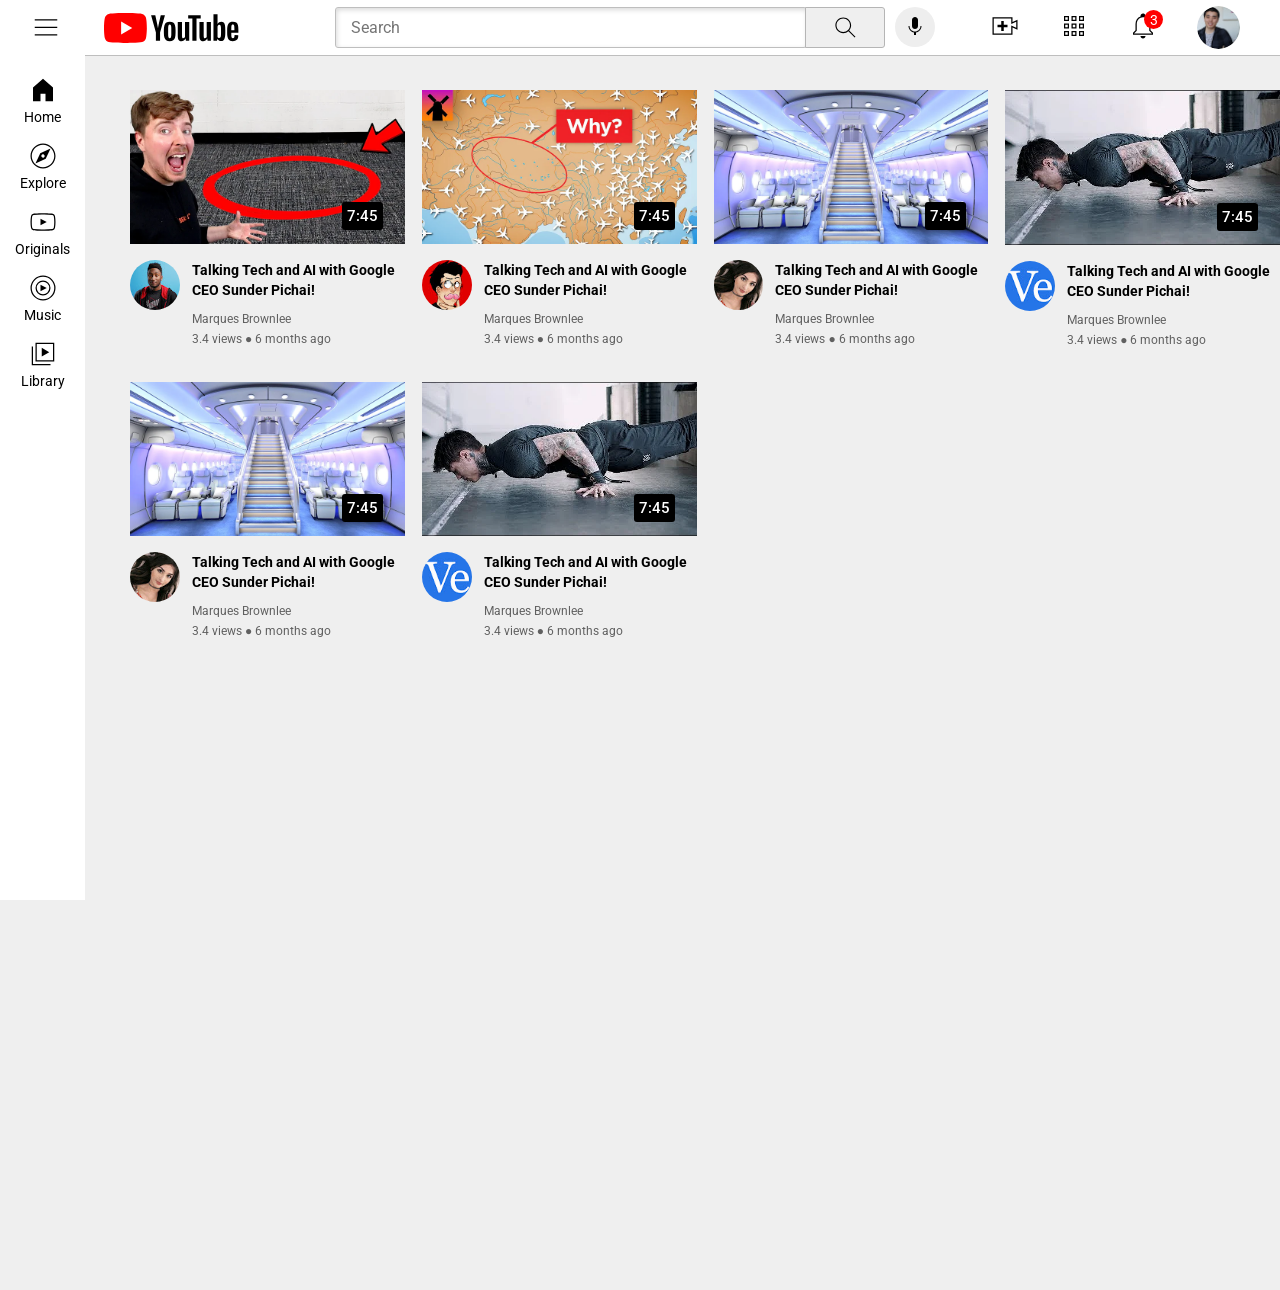
<file: index.html>
<!DOCTYPE html>
<html lang="en">
<head>
    <meta charset="UTF-8">
    <meta http-equiv="X-UA-Compatible" content="IE=edge">
    <meta name="viewport" content="width=device-width, initial-scale=1.0">
    <link rel="stylesheet" href="youtube.css">
    <link rel="preconnect" href="https://fonts.googleapis.com">
<link rel="preconnect" href="https://fonts.gstatic.com" crossorigin>
<link href="https://fonts.googleapis.com/css2?family=Roboto:wght@400;500;700&display=swap" rel="stylesheet">
    <title>YouTube</title>
</head>
<body>
    <div class="header">
        <div class="left-section">
            <img class="hamburger-menu" src="thumbnails/hamburger-menu.svg" alt="">
            <img class="youtube-logo" src="thumbnails/youtube-logo.svg" alt="">
        </div>
        <div class="middle-section">
            <input class="search" type="search" placeholder="Search" name="" id="">
            <button class="search-button">
                <img class="search-button-img" src="thumbnails/search.svg" alt="">
                <div class="tooltip">Search</div>
            </button>
            <button class="voice-search-button">
                <img class="voice-search-button-img" src="thumbnails/voice-search-icon.svg" alt="">
                <div class="tooltip">Voice Search</div>
            </button>
        </div>
        <div class="right-section">
            <div class="upload-div">
                <img class="upload-icon" src="thumbnails/upload.svg" alt="">
                <div class="tooltip">Upload</div>
            </div>
            <div class="youtube-app-div">
                <img class="youtube-app-icon" src="thumbnails/youtube-apps.svg" alt="" >
                <div class="tooltip">Apps</div>
            </div>
            <div class="notification-div">
                <div class="notification-container">
                    <img class="notifications-icon" src="thumbnails/notifications.svg" alt="">
                    <p class="notification-count">3</p>
                </div>
                <div class="tooltip">Notifications</div>
            </div>
            
           <img class="current-user-icon" src="thumbnails/my-channel.jpeg" alt="">
        </div> 
        
    </div>
    <div class="sidebar">
        <div class="sidebar-link">
            <img src="thumbnails/home.svg" alt="">
            <p>Home</p>
        </div>
        <div class="sidebar-link">
            <img src="thumbnails/explore.svg" alt="">
            <p>Explore</p>
        </div>
        <div class="sidebar-link">
            <img src="thumbnails/originals.svg" alt="" >
            <p>Originals</p>
        </div>
        <div class="sidebar-link">
            <img src="thumbnails/youtube-music.svg" alt="">
            <p>Music</p>
        </div>
        <div class="sidebar-link">
            <img src="thumbnails/library.svg" alt="">
            <p>Library</p>
        </div>

    </div>
    <div class="video-grid">
        <div class="video-preview">
            <div class="thumbnail-box">
                <img class="thumbnail" src="thumbnails/thumbnail-6.webp" alt="">
                <p class="time-stamp">7:45</p>
            </div>
            <div class="video-description">
                <div class="channel-picture">
                    <img class="profile-picture" src="thumbnails/channel-1.jpeg" alt="">
                </div>
                <div class="video-info">
                    <p class="video-title">Talking Tech and AI with Google CEO Sunder Pichai!</p>
                    <p class="video-author">Marques Brownlee</p>
                    <p class="video-stats">3.4 views &#9679;  6 months ago</p>
                </div>
            </div>
        </div>
        <div class="video-preview">
            <div class="thumbnail-box">
                <img class="thumbnail" src="thumbnails/thumbnail-7.webp" alt="">
                <p class="time-stamp">7:45</p>
            </div>
            <div class="video-description">
                <div class="channel-picture">
                    <img class="profile-picture" src="thumbnails/channel-2.jpeg" alt="">
                </div>
                <div class="video-info">
                    <p class="video-title">Talking Tech and AI with Google CEO Sunder Pichai!</p>
                    <p class="video-author">Marques Brownlee</p>
                    <p class="video-stats">3.4 views &#9679;  6 months ago</p>
                </div>
            </div>
        </div>
        <div class="video-preview">
            <div class="thumbnail-box">
                <img class="thumbnail" src="thumbnails/thumbnail-8.webp" alt="">
                <p class="time-stamp">7:45</p>
            </div>
            <div class="video-description">
                <div class="channel-picture">
                    <img class="profile-picture" src="thumbnails/channel-3.jpeg" alt="">
                </div>
                <div class="video-info">
                    <p class="video-title">Talking Tech and AI with Google CEO Sunder Pichai!</p>
                    <p class="video-author">Marques Brownlee</p>
                    <p class="video-stats">3.4 views &#9679;  6 months ago</p>
                </div>
            </div>
        </div>
        <div class="video-preview">
            <div class="thumbnail-box">
                <img class="thumbnail" src="thumbnails/thumbnail-9.webp" alt="">
                <p class="time-stamp">7:45</p>
            </div>
            <div class="video-description">
                <div class="channel-picture">
                    <img class="profile-picture" src="thumbnails/channel-4.jpeg" alt="">
                </div>
                <div class="video-info">
                    <p class="video-title">Talking Tech and AI with Google CEO Sunder Pichai!</p>
                    <p class="video-author">Marques Brownlee</p>
                    <p class="video-stats">3.4 views &#9679;  6 months ago</p>
                </div>
            </div>
        </div>
        <div class="video-preview">
            <div class="thumbnail-box">
                <img class="thumbnail" src="thumbnails/thumbnail-8.webp" alt="">
                <p class="time-stamp">7:45</p>
            </div>
            <div class="video-description">
                <div class="channel-picture">
                    <img class="profile-picture" src="thumbnails/channel-3.jpeg" alt="">
                </div>
                <div class="video-info">
                    <p class="video-title">Talking Tech and AI with Google CEO Sunder Pichai!</p>
                    <p class="video-author">Marques Brownlee</p>
                    <p class="video-stats">3.4 views &#9679;  6 months ago</p>
                </div>
            </div>
        </div>
        <div class="video-preview">
            <div class="thumbnail-box">
                <img class="thumbnail" src="thumbnails/thumbnail-9.webp" alt="">
                <p class="time-stamp">7:45</p>
            </div>
            <div class="video-description">
                <div class="channel-picture">
                    <img class="profile-picture" src="thumbnails/channel-4.jpeg" alt="">
                </div>
                <div class="video-info">
                    <p class="video-title">Talking Tech and AI with Google CEO Sunder Pichai!</p>
                    <p class="video-author">Marques Brownlee</p>
                    <p class="video-stats">3.4 views &#9679;  6 months ago</p>
                </div>
            </div>
        </div>
    </div>


</body>
</html>
</file>
<file: youtube.css>
body{
    margin:0;
    padding-top:90px;
    padding-left:130px;
    height:1200px;
    background-color:rgb(239, 239, 239)
}
.thumbnail{
    width: 100%;

}
p{
    font-family: Roboto, Arial;
    margin-bottom:0px;
    margin-top:0px;
}
.thumbnail-box{
    margin-bottom:12px;
    position:relative;
}
.time-stamp{
    position: absolute;
    color: white;
    bottom:18px;
    right:22px;
    background-color:black;
    padding:5px;
    font-size: 15px;
    font-weight: 500;
    border-radius: 3px;
}
.video-grid{
    display:grid;
    grid-template-columns: 1fr 1fr 1fr 1fr;
    column-gap: 17px;
    row-gap: 35px;
}
.video-preview{

}
.channel-picture{
}
.video-description{
    display:grid;
    grid-template-columns: 1fr 4.5fr;
}
.video-info{
    margin-left: 12px;
}

.video-title{
    margin-top:0px;
    font-size: 14px;
    font-weight: bold;
    line-height: 20px;
    margin-bottom:12px;
}
.video-author,
.video-stats{
    font-size:12px;
    color: rgb(96,96,96);
}
.video-author{
    margin-bottom: 6px;
}

.profile-picture{
    width: 100%;
    border-radius: 50%;
    
}
.header{
    height: 55px;
    position:fixed;
    top: 0;
    left: 0;
    right: 0;
    display:flex;
    flex-direction: row;
    justify-content: space-between;
    background-color: white;
    border-bottom-width:1px;
    border-bottom-color: rgb(190, 190, 190);
    border-bottom-style: solid;
    z-index: 1;
}
.left-section{
    width: 250px;
    display:flex;
    flex-direction: row;
    justify-content: space-around;
    align-items: center;
}
.hamburger-menu{
    height: 30px;
    margin-left: 20px;
    margin-right: 20px;
}
.youtube-logo{
    height: 30px;
}
.middle-section{
    padding:7px;
    flex:1;
    display: flex;
    margin-left:70px;
    margin-right:40px;
    max-width:600px;
}
.search{
    flex:1;
    padding-left:15px;
    font-size: 16px;
    font-family: Roboto, Arial;
    border-width: 1px;
    border-style: solid;
    border-color: rgb(190, 190, 190);
    border-radius: 3px;
    box-shadow: inset 1px 2px 5px rgba(0,0,0,0.15);
    outline: none;
    width:0;
}
.search::placeholder{
    font-size:16px;
    font-family: Roboto, Arial;
}
.search-button{
    width:80px;
    border-width: 1px;
    border-top-right-radius: 3px;
    border-bottom-right-radius: 3px;
    border-color: rgb(181, 181, 181);
    border-style: solid;
    margin-left:-2px;
    cursor: pointer;
    
}
.search-button,
.voice-search-button, 
.upload-div,
.youtube-app-div,
.notification-div{
    position: relative;
}
.search-button:hover div,
.voice-search-button:hover div,
.upload-div:hover div,
.youtube-app-div:hover div,
.notification-div:hover div{
    opacity: 1;
}
.search-button-img{
    height:27px;
    vertical-align: middle;
}
.search-button .tooltip{
    position: absolute;
    text-align: center;
    bottom: -30px;
    left:16px;
    background-color:rgb(68, 68, 68);
    color:white;
    padding: 4px;
    border-radius: 3px;
    opacity: 0;
    transition: opacity 0.5s;
    pointer-events: none;/* for avoiding event hover on tooltip */
      
}
.voice-search-button .tooltip{
    position: absolute;
    text-align: center;
    bottom: -30px;
    left:-22px;
    background-color:rgb(68, 68, 68);
    color:white;
    padding: 4px;
    border-radius: 3px;
    opacity: 0;
    transition: opacity 0.5s;
    pointer-events: none;/* for avoiding event hover on tooltip */
    white-space: nowrap;  /* for a single line text*/
}
.upload-div .tooltip{
    position: absolute;
    text-align: center;
    bottom: -35px;
    left:-13px;
    background-color:rgb(68, 68, 68);
    color:white;
    padding: 4px;
    border-radius: 3px;
    opacity: 0;
    transition: opacity 0.5s;
    pointer-events: none;/* for avoiding event hover on tooltip */
      
}
.youtube-app-div .tooltip{
    position: absolute;
    text-align: center;
    bottom: -35px;
    left:-3px;
    background-color:rgb(68, 68, 68);
    color:white;
    padding: 4px;
    border-radius: 3px;
    opacity: 0;
    transition: opacity 0.5s;
    pointer-events: none;/* for avoiding event hover on tooltip */
  
}
.notification-div .tooltip{
    position: absolute;
    text-align: center;
    bottom: -35px;
    left:-26px;
    background-color:rgb(68, 68, 68);
    color:white;
    padding: 4px;
    border-radius: 3px;
    opacity: 0;
    transition: opacity 0.5s;
    pointer-events: none;/* for avoiding event hover on tooltip */
}
.voice-search-button-img{
    width:24px;
}
.voice-search-button{
    margin-left: 10px;
    border-radius:50%;
    border:none;
    background-color: rgb(238, 238, 238);
    cursor: pointer;
    width:40px;
    height: 40px;
}
.right-section{
    width: 250px;
    display:flex;
    align-items: center;
    justify-content: space-between;
    flex-shrink: 0;
    margin-right: 40px;
}
.upload-icon{
    height:30px;
    cursor: pointer;
}
.youtube-app-icon{
    height:30px;
    cursor: pointer;
}
.notification-container{
    position:relative;
}
.notifications-icon{
    height:30px;
    cursor: pointer;

}
.notification-count{
    position:absolute;
    height:15px;
    width:15px;
    background-color:red;
    border-radius: 50%;
    top:-1px;
    right:-5px;
    padding:2px;
    text-align:center;
    font-size: 14px;
    color:white;

}
.current-user-icon{
    height:43px;
    border-radius: 50%;
    cursor: pointer;
}
.sidebar{
    position:fixed;
    padding-top:15px;
    top:54px;
    left:0px;
    bottom:0px;
    padding-bottom:500px;
    width:85px;
    background-color:white;
    display:flex;
    flex-direction: column;
    justify-content: space-around;
    z-index: 1;

}
.sidebar-link{
    height: 55px;
    background-color:white;
    font-size: 14px;
    text-align:center;
}
.sidebar-link:hover{
    background-color:rgb(233, 233, 233);
}
.sidebar-link p{
    text-align:center
}
.sidebar-link img{
    width:30px;
}
</file>
